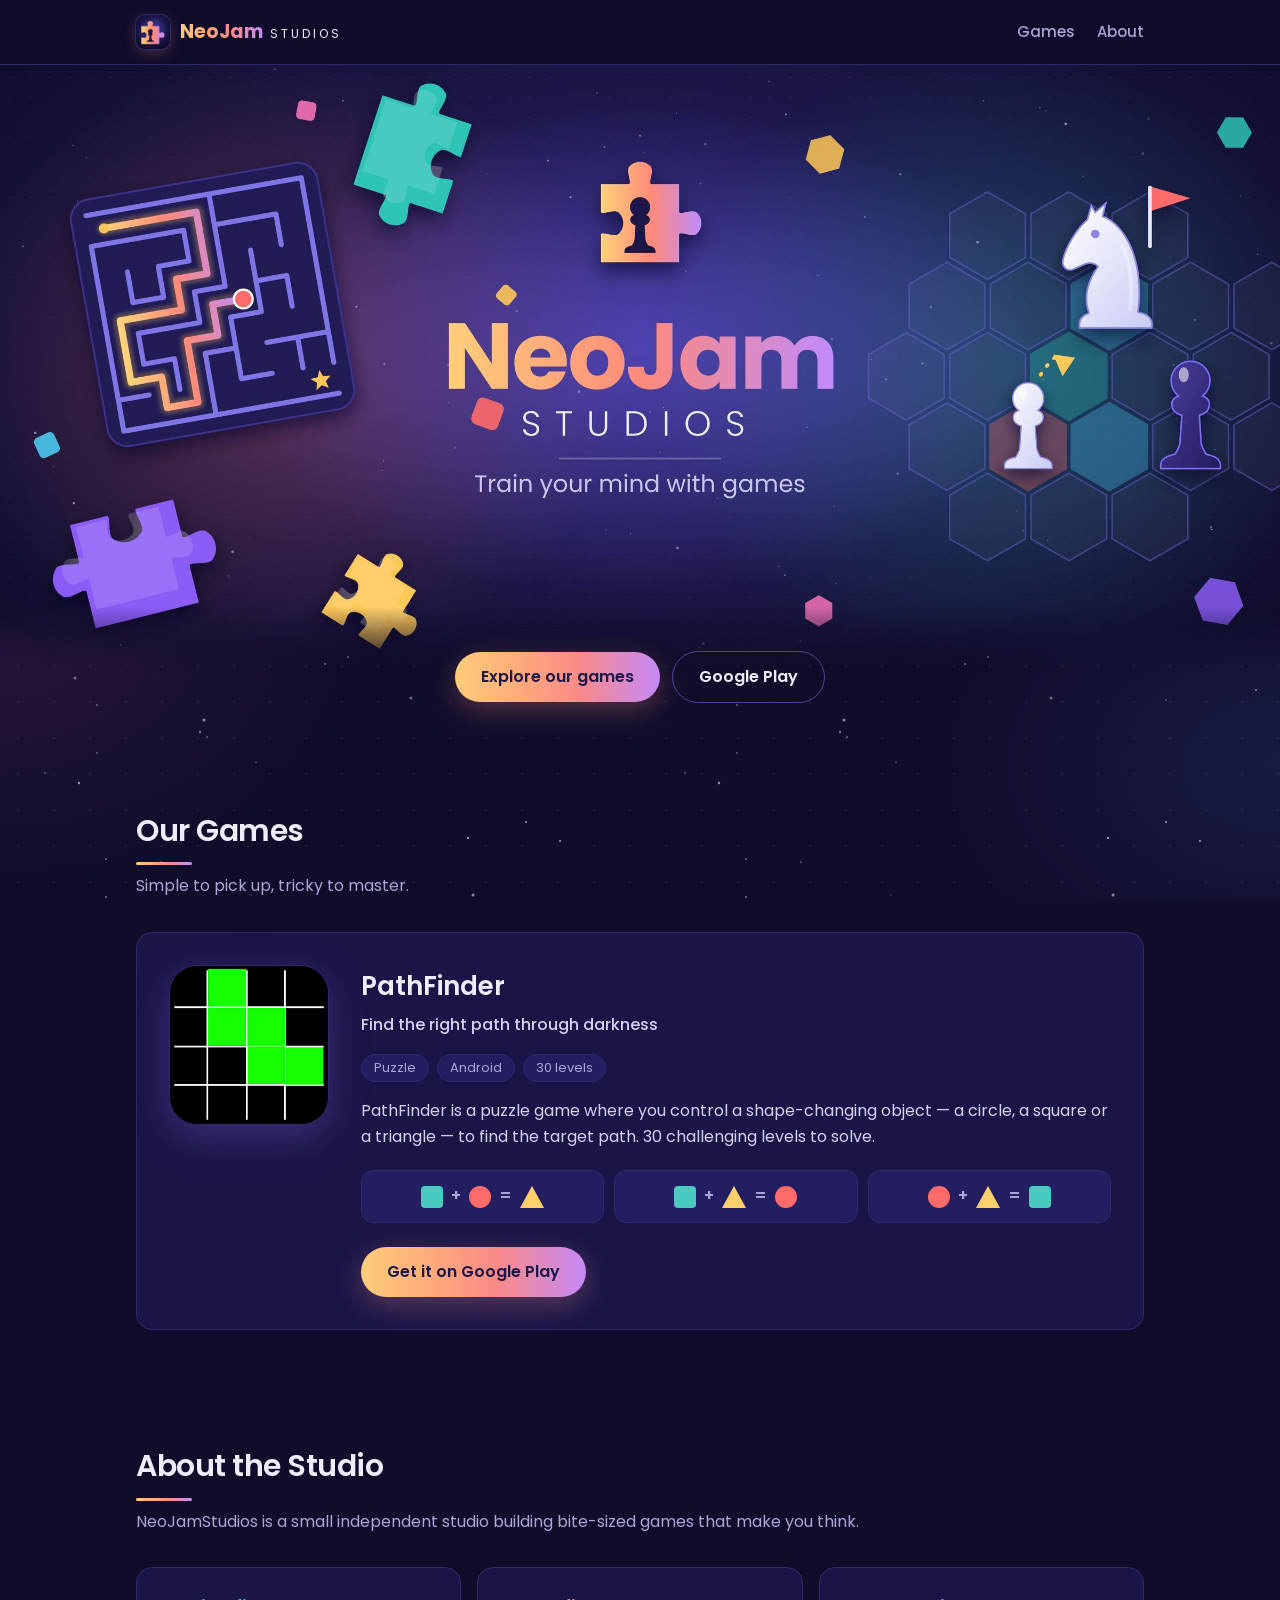
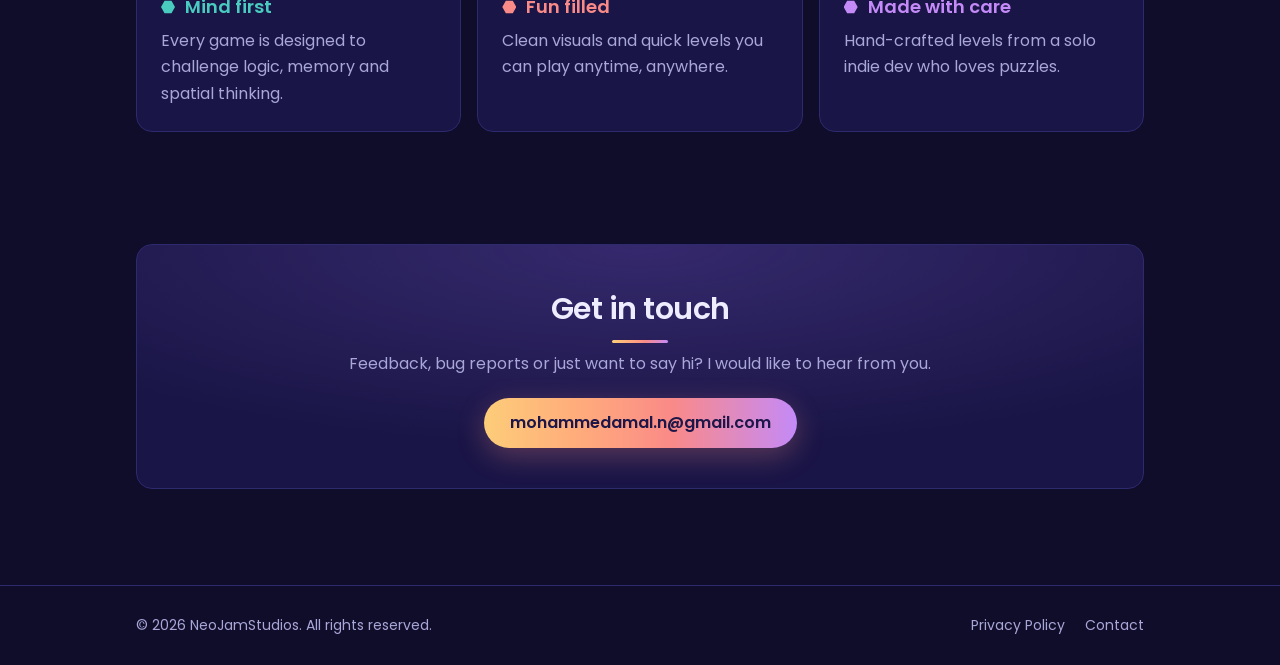
<file: index.html>
<!DOCTYPE html>
<html lang="en">
<head>
    <meta charset="UTF-8">
    <meta name="viewport" content="width=device-width, initial-scale=1.0">
    <title>NeoJamStudios</title>
    <meta name="description" content="NeoJamStudios is an indie game studio making fun, mind-training puzzle games. Let's train your mind with fun filled games :)">
    <meta property="og:title" content="NeoJamStudios">
    <meta property="og:description" content="Let's train your mind with fun filled games :)">
    <meta property="og:image" content="https://neojamstudios.pages.dev/banner.jpg">
    <meta name="theme-color" content="#100d2a">
    <link rel="icon" type="image/png" href="favicon.png">
    <link rel="apple-touch-icon" href="logo.png">
    <link rel="preconnect" href="https://fonts.googleapis.com">
    <link rel="preconnect" href="https://fonts.gstatic.com" crossorigin>
    <link rel="stylesheet" href="https://fonts.googleapis.com/css2?family=Poppins:wght@400;500;600;700&display=swap">
    <link rel="stylesheet" href="style.css">
</head>
<body>

<nav class="nav">
    <div class="wrap">
        <a class="brand" href="index.html">
            <img class="logo" src="logo.png" alt="" width="34" height="34">
            <span class="brand-name"><b>NeoJam</b><span>Studios</span></span>
        </a>
        <div class="nav-links">
            <a href="#games">Games</a>
            <a class="hide-sm" href="#about">About</a>
        </div>
    </div>
</nav>

<header class="hero">
    <h1>
        <picture>
            <source media="(max-width: 760px)" srcset="banner-mobile.jpg" width="1080" height="1110">
            <img src="banner.jpg" alt="NeoJamStudios: Train your mind with games" width="2400" height="1128">
        </picture>
    </h1>
    <div class="wrap hero-actions">
        <a class="btn btn-primary" href="#games">Explore our games</a>
        <a class="btn btn-ghost" href="https://play.google.com/store/apps/dev?id=5590754202147492499" target="_blank" rel="noopener noreferrer">Google Play</a>
    </div>
</header>

<main>
    <section id="games">
        <div class="wrap">
            <h2 class="section-title">Our Games</h2>
            <p class="section-sub">Simple to pick up, tricky to master.</p>

            <article class="game">
                <img src="pathfinder-icon.png" alt="PathFinder game icon" width="160" height="160">
                <div>
                    <h3>PathFinder</h3>
                    <p class="tagline">Find the right path through darkness</p>
                    <div class="tags">
                        <span class="tag">Puzzle</span>
                        <span class="tag">Android</span>
                        <span class="tag">30 levels</span>
                    </div>
                    <p>
                        PathFinder is a puzzle game where you control a shape-changing object
                        &mdash; a circle, a square or a triangle &mdash; to find the target path.
                        30 challenging levels to solve.
                    </p>

                    <div class="combos" aria-label="Shape combination tips">
                        <div class="combo"><span class="shape sq"></span>+<span class="shape ci"></span>=<span class="shape tr"></span></div>
                        <div class="combo"><span class="shape sq"></span>+<span class="shape tr"></span>=<span class="shape ci"></span></div>
                        <div class="combo"><span class="shape ci"></span>+<span class="shape tr"></span>=<span class="shape sq"></span></div>
                    </div>

                    <a class="btn btn-primary" href="https://play.google.com/store/apps/details?id=com.MindGaze.PathFinder" target="_blank" rel="noopener noreferrer">Get it on Google Play</a>
                </div>
            </article>
        </div>
    </section>

    <section id="about">
        <div class="wrap">
            <h2 class="section-title">About the Studio</h2>
            <p class="section-sub">
                NeoJamStudios is a small independent studio building bite-sized games that
                make you think.
            </p>
            <div class="about-grid">
                <div class="pill">
                    <h4>Mind first</h4>
                    <p>Every game is designed to challenge logic, memory and spatial thinking.</p>
                </div>
                <div class="pill">
                    <h4>Fun filled</h4>
                    <p>Clean visuals and quick levels you can play anytime, anywhere.</p>
                </div>
                <div class="pill">
                    <h4>Made with care</h4>
                    <p>Hand-crafted levels from a solo indie dev who loves puzzles.</p>
                </div>
            </div>
        </div>
    </section>

    <section id="contact">
        <div class="wrap">
            <div class="contact">
                <h2 class="section-title">Get in touch</h2>
                <p>Feedback, bug reports or just want to say hi? I would like to hear from you.</p>
                <a class="btn btn-primary" href="mailto:mohammedamal.n@gmail.com">mohammedamal.n@gmail.com</a>
            </div>
        </div>
    </section>
</main>

<footer>
    <div class="wrap">
        <span>&copy; 2026 NeoJamStudios. All rights reserved.</span>
        <span>
            <a href="privacy-policy.html">Privacy Policy</a>
            <a href="mailto:mohammedamal.n@gmail.com">Contact</a>
        </span>
    </div>
</footer>

</body>
</html>
</file>
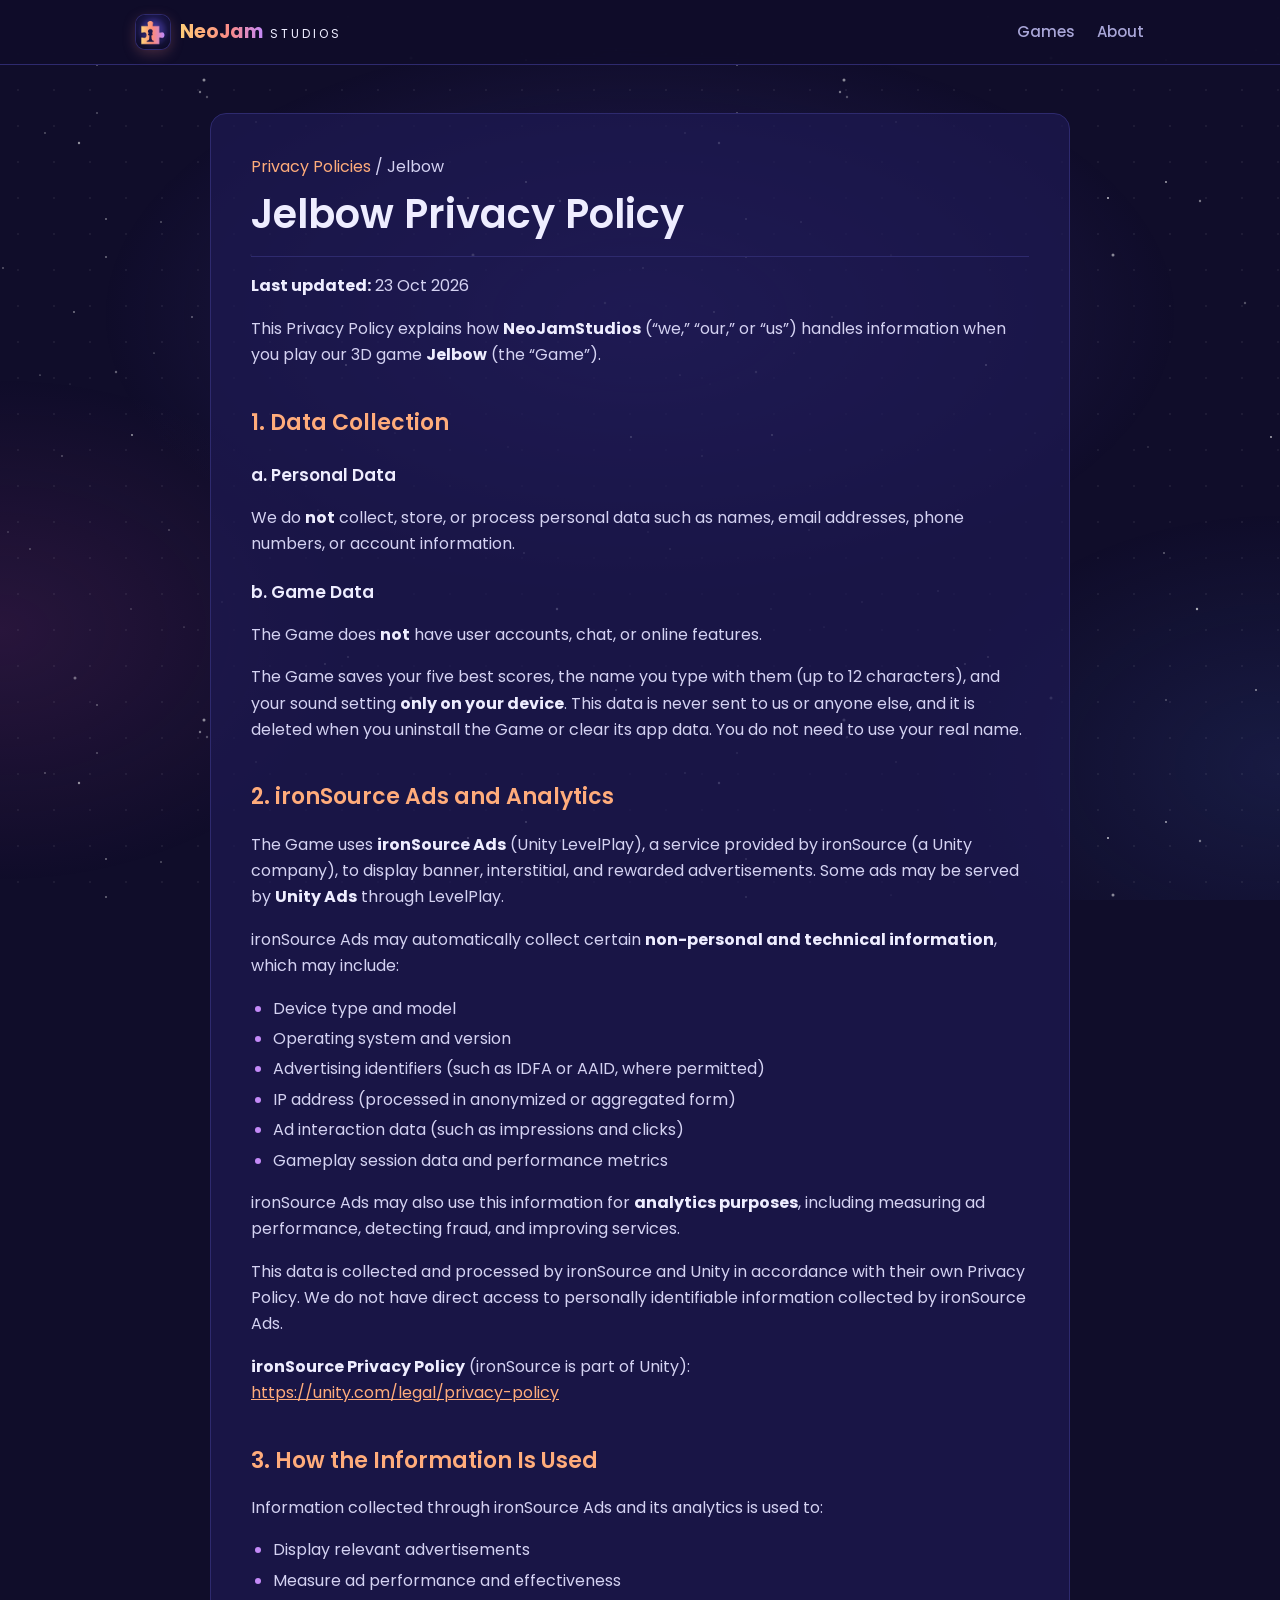
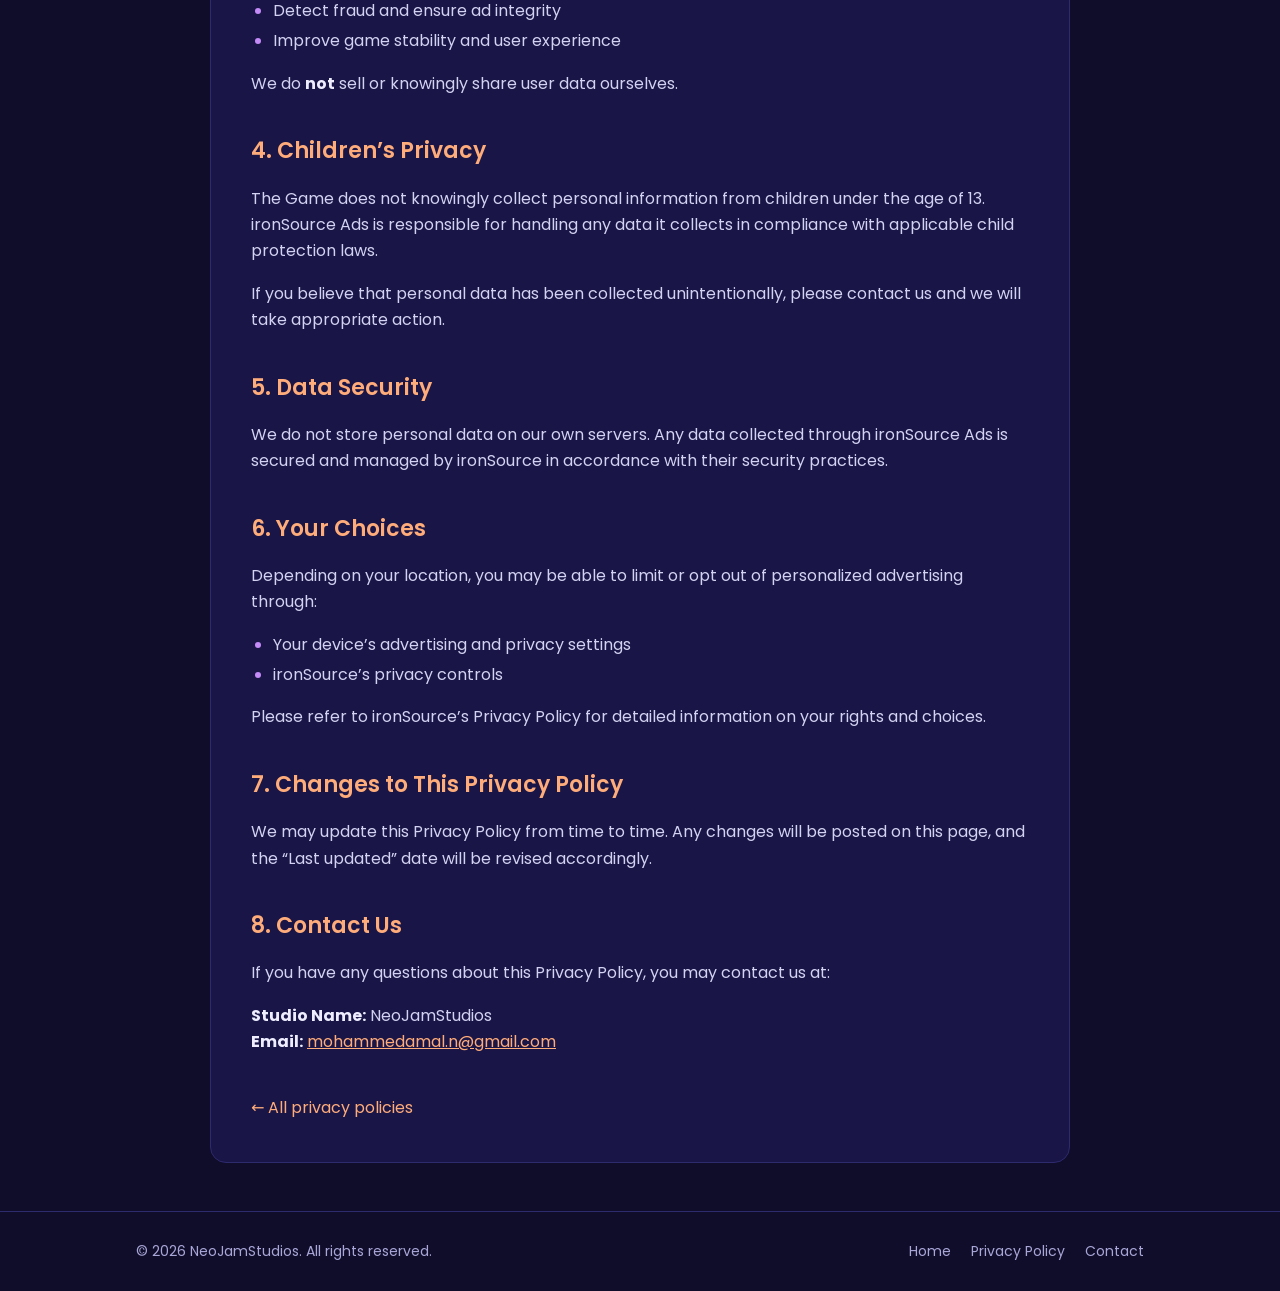
<file: jelbow-privacy-policy.html>
<!DOCTYPE html>
<html lang="en">
<head>
    <meta charset="UTF-8">
    <meta name="viewport" content="width=device-width, initial-scale=1.0">
    <title>Jelbow Privacy Policy – NeoJamStudios</title>
    <meta name="description" content="Privacy Policy for Jelbow by NeoJamStudios.">
    <meta name="theme-color" content="#100d2a">
    <link rel="icon" type="image/png" href="favicon.png">
    <link rel="apple-touch-icon" href="logo.png">
    <link rel="preconnect" href="https://fonts.googleapis.com">
    <link rel="preconnect" href="https://fonts.gstatic.com" crossorigin>
    <link rel="stylesheet" href="https://fonts.googleapis.com/css2?family=Poppins:wght@400;500;600;700&display=swap">
    <link rel="stylesheet" href="style.css">
</head>
<body>

<nav class="nav">
    <div class="wrap">
        <a class="brand" href="index.html">
            <img class="logo" src="logo.png" alt="" width="34" height="34">
            <span class="brand-name"><b>NeoJam</b><span>Studios</span></span>
        </a>
        <div class="nav-links">
            <a href="index.html#games">Games</a>
            <a class="hide-sm" href="index.html#about">About</a>
        </div>
    </div>
</nav>

<main class="wrap">
    <article class="policy">
        <p class="crumb"><a href="privacy-policy.html">Privacy Policies</a> / Jelbow</p>
        <h1>Jelbow Privacy Policy</h1>
        <p class="updated"><strong>Last updated:</strong> 23 Oct 2026</p>

        <p>
            This Privacy Policy explains how <strong>NeoJamStudios</strong> (“we,” “our,” or “us”) handles
            information when you play our 3D game <strong>Jelbow</strong> (the “Game”).
        </p>

        <h2>1. Data Collection</h2>

        <h3>a. Personal Data</h3>
        <p>
            We do <strong>not</strong> collect, store, or process personal data such as names, email
            addresses, phone numbers, or account information.
        </p>

        <h3>b. Game Data</h3>
        <p>
            The Game does <strong>not</strong> have user accounts, chat, or online features.
        </p>

        <p>
            The Game saves your five best scores, the name you type with them (up to 12 characters), and
            your sound setting <strong>only on your device</strong>. This data is never sent to us or
            anyone else, and it is deleted when you uninstall the Game or clear its app data. You do not
            need to use your real name.
        </p>

        <h2>2. ironSource Ads and Analytics</h2>
        <p>
            The Game uses <strong>ironSource Ads</strong> (Unity LevelPlay), a service provided by ironSource
            (a Unity company), to display banner, interstitial, and rewarded advertisements. Some ads may be
            served by <strong>Unity Ads</strong> through LevelPlay.
        </p>

        <p>
            ironSource Ads may automatically collect certain <strong>non-personal and technical information</strong>,
            which may include:
        </p>

        <ul>
            <li>Device type and model</li>
            <li>Operating system and version</li>
            <li>Advertising identifiers (such as IDFA or AAID, where permitted)</li>
            <li>IP address (processed in anonymized or aggregated form)</li>
            <li>Ad interaction data (such as impressions and clicks)</li>
            <li>Gameplay session data and performance metrics</li>
        </ul>

        <p>
            ironSource Ads may also use this information for <strong>analytics purposes</strong>, including
            measuring ad performance, detecting fraud, and improving services.
        </p>

        <p>
            This data is collected and processed by ironSource and Unity in accordance with their own
            Privacy Policy. We do not have direct access to personally identifiable information collected
            by ironSource Ads.
        </p>

        <p>
            <strong>ironSource Privacy Policy</strong> (ironSource is part of Unity):<br>
            <a href="https://unity.com/legal/privacy-policy" target="_blank" rel="noopener noreferrer">
                https://unity.com/legal/privacy-policy
            </a>
        </p>

        <h2>3. How the Information Is Used</h2>
        <p>
            Information collected through ironSource Ads and its analytics is used to:
        </p>
        <ul>
            <li>Display relevant advertisements</li>
            <li>Measure ad performance and effectiveness</li>
            <li>Detect fraud and ensure ad integrity</li>
            <li>Improve game stability and user experience</li>
        </ul>

        <p>
            We do <strong>not</strong> sell or knowingly share user data ourselves.
        </p>

        <h2>4. Children’s Privacy</h2>
        <p>
            The Game does not knowingly collect personal information from children under the age of 13.
            ironSource Ads is responsible for handling any data it collects in compliance with applicable
            child protection laws.
        </p>

        <p>
            If you believe that personal data has been collected unintentionally, please contact us and
            we will take appropriate action.
        </p>

        <h2>5. Data Security</h2>
        <p>
            We do not store personal data on our own servers. Any data collected through ironSource Ads is
            secured and managed by ironSource in accordance with their security practices.
        </p>

        <h2>6. Your Choices</h2>
        <p>
            Depending on your location, you may be able to limit or opt out of personalized advertising
            through:
        </p>
        <ul>
            <li>Your device’s advertising and privacy settings</li>
            <li>ironSource’s privacy controls</li>
        </ul>

        <p>
            Please refer to ironSource’s Privacy Policy for detailed information on your rights and choices.
        </p>

        <h2>7. Changes to This Privacy Policy</h2>
        <p>
            We may update this Privacy Policy from time to time. Any changes will be posted on this page,
            and the “Last updated” date will be revised accordingly.
        </p>

        <h2>8. Contact Us</h2>
        <p>
            If you have any questions about this Privacy Policy, you may contact us at:
        </p>

        <p>
            <strong>Studio Name:</strong> NeoJamStudios<br>
            <strong>Email:</strong> <a href="mailto:mohammedamal.n@gmail.com">mohammedamal.n@gmail.com</a>
        </p>

        <a class="back" href="privacy-policy.html">&larr; All privacy policies</a>
    </article>
</main>

<footer>
    <div class="wrap">
        <span>&copy; 2026 NeoJamStudios. All rights reserved.</span>
        <span>
            <a href="index.html">Home</a>
            <a href="privacy-policy.html">Privacy Policy</a>
            <a href="mailto:mohammedamal.n@gmail.com">Contact</a>
        </span>
    </div>
</footer>

</body>
</html>
</file>
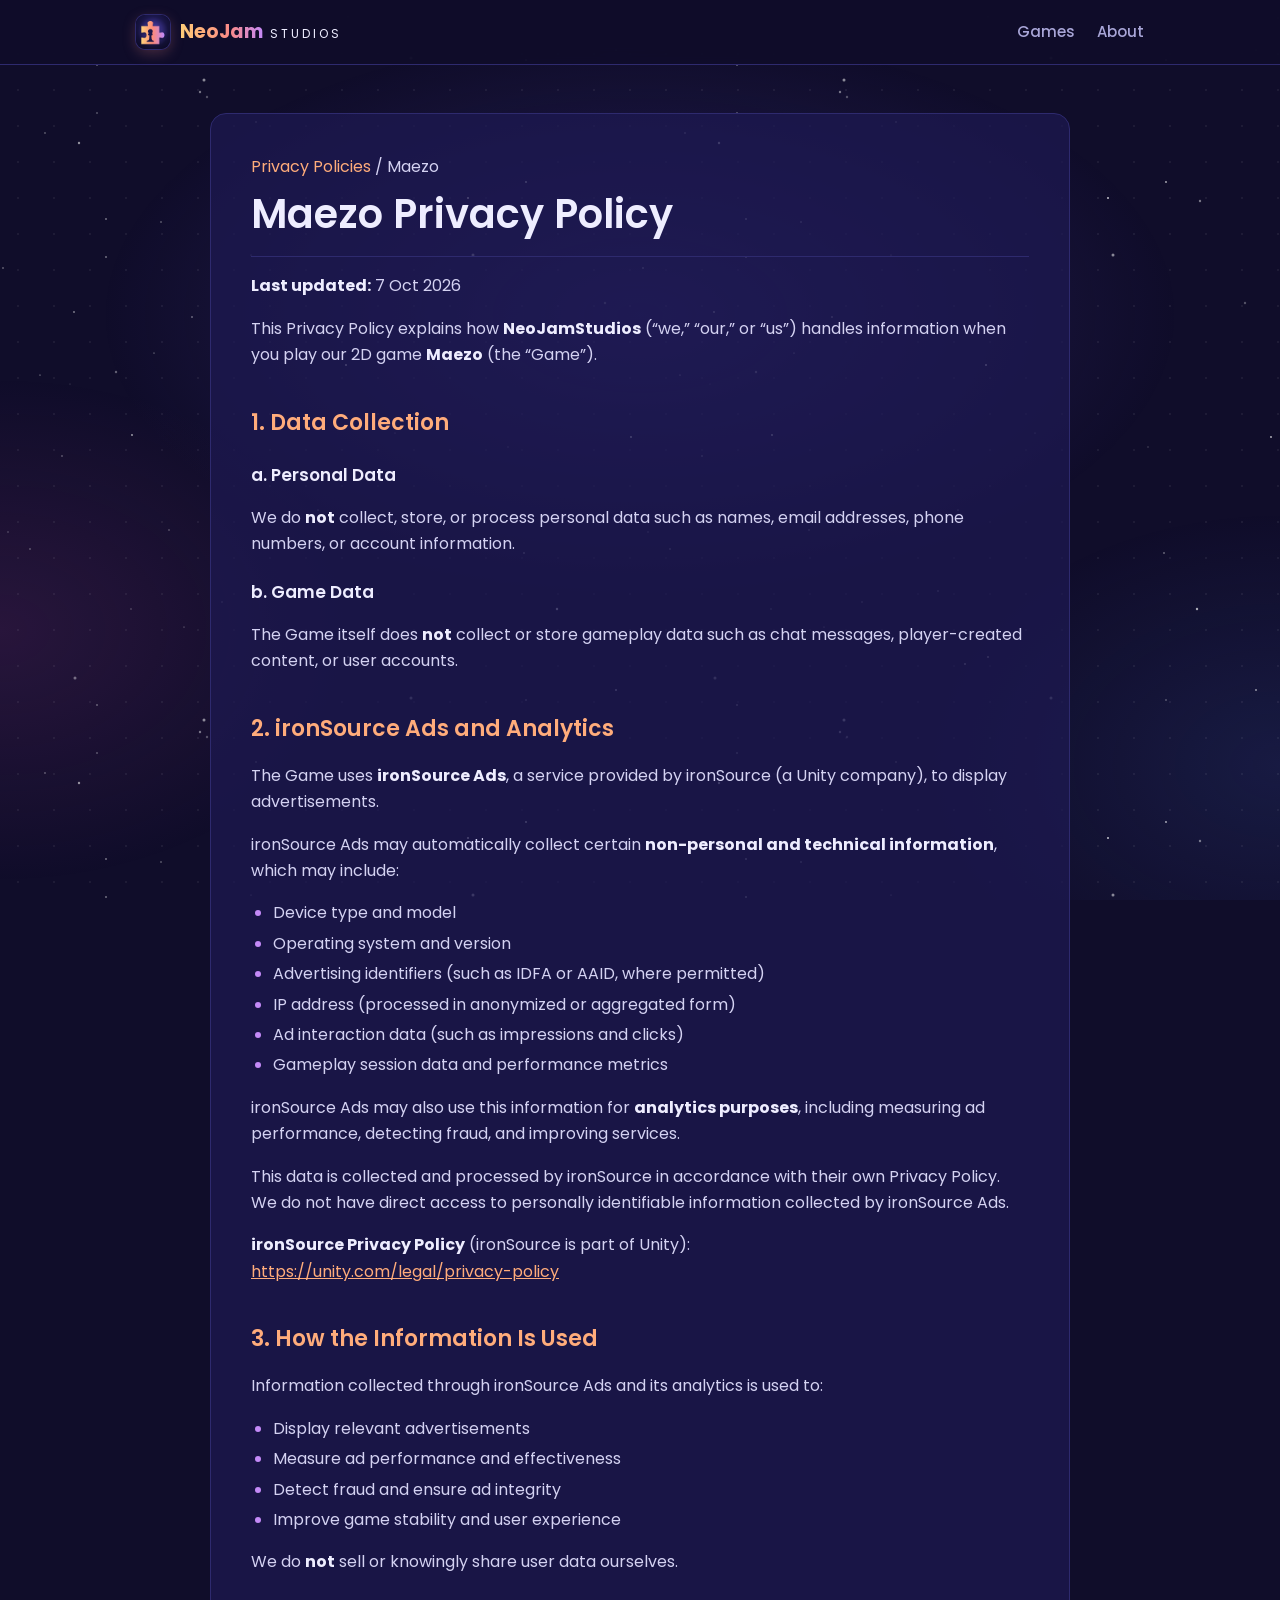
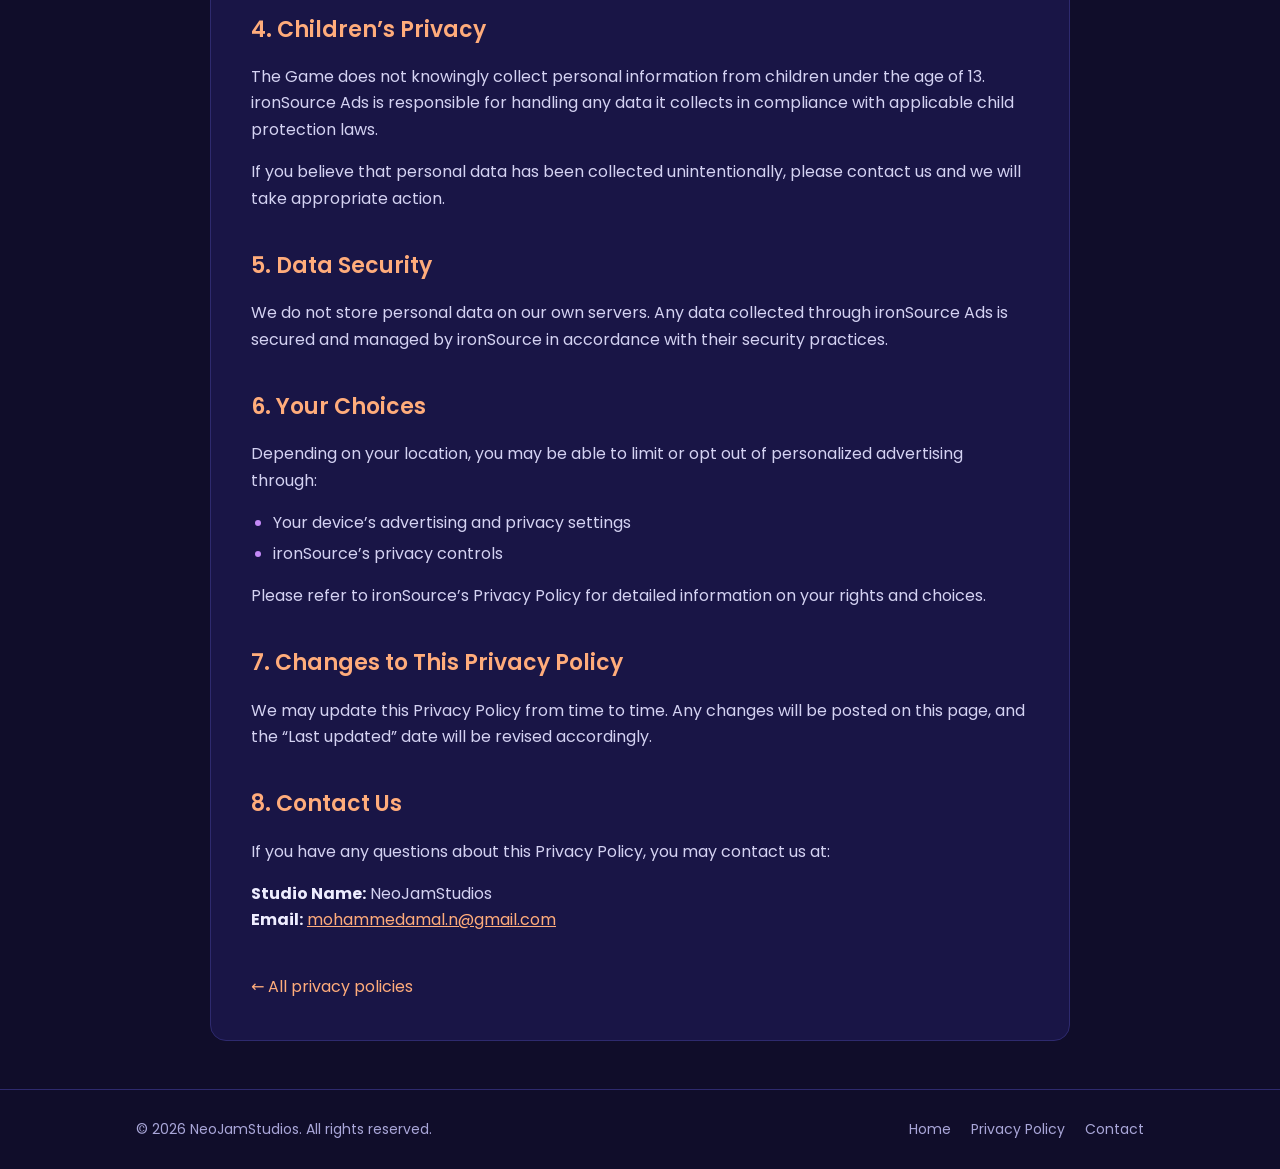
<file: maezo-privacy-policy.html>
<!DOCTYPE html>
<html lang="en">
<head>
    <meta charset="UTF-8">
    <meta name="viewport" content="width=device-width, initial-scale=1.0">
    <title>Maezo Privacy Policy – NeoJamStudios</title>
    <meta name="description" content="Privacy Policy for Maezo by NeoJamStudios.">
    <meta name="theme-color" content="#100d2a">
    <link rel="icon" type="image/png" href="favicon.png">
    <link rel="apple-touch-icon" href="logo.png">
    <link rel="preconnect" href="https://fonts.googleapis.com">
    <link rel="preconnect" href="https://fonts.gstatic.com" crossorigin>
    <link rel="stylesheet" href="https://fonts.googleapis.com/css2?family=Poppins:wght@400;500;600;700&display=swap">
    <link rel="stylesheet" href="style.css">
</head>
<body>

<nav class="nav">
    <div class="wrap">
        <a class="brand" href="index.html">
            <img class="logo" src="logo.png" alt="" width="34" height="34">
            <span class="brand-name"><b>NeoJam</b><span>Studios</span></span>
        </a>
        <div class="nav-links">
            <a href="index.html#games">Games</a>
            <a class="hide-sm" href="index.html#about">About</a>
        </div>
    </div>
</nav>

<main class="wrap">
    <article class="policy">
        <p class="crumb"><a href="privacy-policy.html">Privacy Policies</a> / Maezo</p>
        <h1>Maezo Privacy Policy</h1>
        <p class="updated"><strong>Last updated:</strong> 7 Oct 2026</p>

        <p>
            This Privacy Policy explains how <strong>NeoJamStudios</strong> (“we,” “our,” or “us”) handles
            information when you play our 2D game <strong>Maezo</strong> (the “Game”).
        </p>

        <h2>1. Data Collection</h2>

        <h3>a. Personal Data</h3>
        <p>
            We do <strong>not</strong> collect, store, or process personal data such as names, email
            addresses, phone numbers, or account information.
        </p>

        <h3>b. Game Data</h3>
        <p>
            The Game itself does <strong>not</strong> collect or store gameplay data such as chat messages,
            player-created content, or user accounts.
        </p>

        <h2>2. ironSource Ads and Analytics</h2>
        <p>
            The Game uses <strong>ironSource Ads</strong>, a service provided by ironSource (a Unity company), to display
            advertisements.
        </p>

        <p>
            ironSource Ads may automatically collect certain <strong>non-personal and technical information</strong>,
            which may include:
        </p>

        <ul>
            <li>Device type and model</li>
            <li>Operating system and version</li>
            <li>Advertising identifiers (such as IDFA or AAID, where permitted)</li>
            <li>IP address (processed in anonymized or aggregated form)</li>
            <li>Ad interaction data (such as impressions and clicks)</li>
            <li>Gameplay session data and performance metrics</li>
        </ul>

        <p>
            ironSource Ads may also use this information for <strong>analytics purposes</strong>, including
            measuring ad performance, detecting fraud, and improving services.
        </p>

        <p>
            This data is collected and processed by ironSource in accordance with their own
            Privacy Policy. We do not have direct access to personally identifiable information collected
            by ironSource Ads.
        </p>

        <p>
            <strong>ironSource Privacy Policy</strong> (ironSource is part of Unity):<br>
            <a href="https://unity.com/legal/privacy-policy" target="_blank" rel="noopener noreferrer">
                https://unity.com/legal/privacy-policy
            </a>
        </p>

        <h2>3. How the Information Is Used</h2>
        <p>
            Information collected through ironSource Ads and its analytics is used to:
        </p>
        <ul>
            <li>Display relevant advertisements</li>
            <li>Measure ad performance and effectiveness</li>
            <li>Detect fraud and ensure ad integrity</li>
            <li>Improve game stability and user experience</li>
        </ul>

        <p>
            We do <strong>not</strong> sell or knowingly share user data ourselves.
        </p>

        <h2>4. Children’s Privacy</h2>
        <p>
            The Game does not knowingly collect personal information from children under the age of 13.
            ironSource Ads is responsible for handling any data it collects in compliance with applicable
            child protection laws.
        </p>

        <p>
            If you believe that personal data has been collected unintentionally, please contact us and
            we will take appropriate action.
        </p>

        <h2>5. Data Security</h2>
        <p>
            We do not store personal data on our own servers. Any data collected through ironSource Ads is
            secured and managed by ironSource in accordance with their security practices.
        </p>

        <h2>6. Your Choices</h2>
        <p>
            Depending on your location, you may be able to limit or opt out of personalized advertising
            through:
        </p>
        <ul>
            <li>Your device’s advertising and privacy settings</li>
            <li>ironSource’s privacy controls</li>
        </ul>

        <p>
            Please refer to ironSource’s Privacy Policy for detailed information on your rights and choices.
        </p>

        <h2>7. Changes to This Privacy Policy</h2>
        <p>
            We may update this Privacy Policy from time to time. Any changes will be posted on this page,
            and the “Last updated” date will be revised accordingly.
        </p>

        <h2>8. Contact Us</h2>
        <p>
            If you have any questions about this Privacy Policy, you may contact us at:
        </p>

        <p>
            <strong>Studio Name:</strong> NeoJamStudios<br>
            <strong>Email:</strong> <a href="mailto:mohammedamal.n@gmail.com">mohammedamal.n@gmail.com</a>
        </p>

        <a class="back" href="privacy-policy.html">&larr; All privacy policies</a>
    </article>
</main>

<footer>
    <div class="wrap">
        <span>&copy; 2026 NeoJamStudios. All rights reserved.</span>
        <span>
            <a href="index.html">Home</a>
            <a href="privacy-policy.html">Privacy Policy</a>
            <a href="mailto:mohammedamal.n@gmail.com">Contact</a>
        </span>
    </div>
</footer>

</body>
</html>
</file>
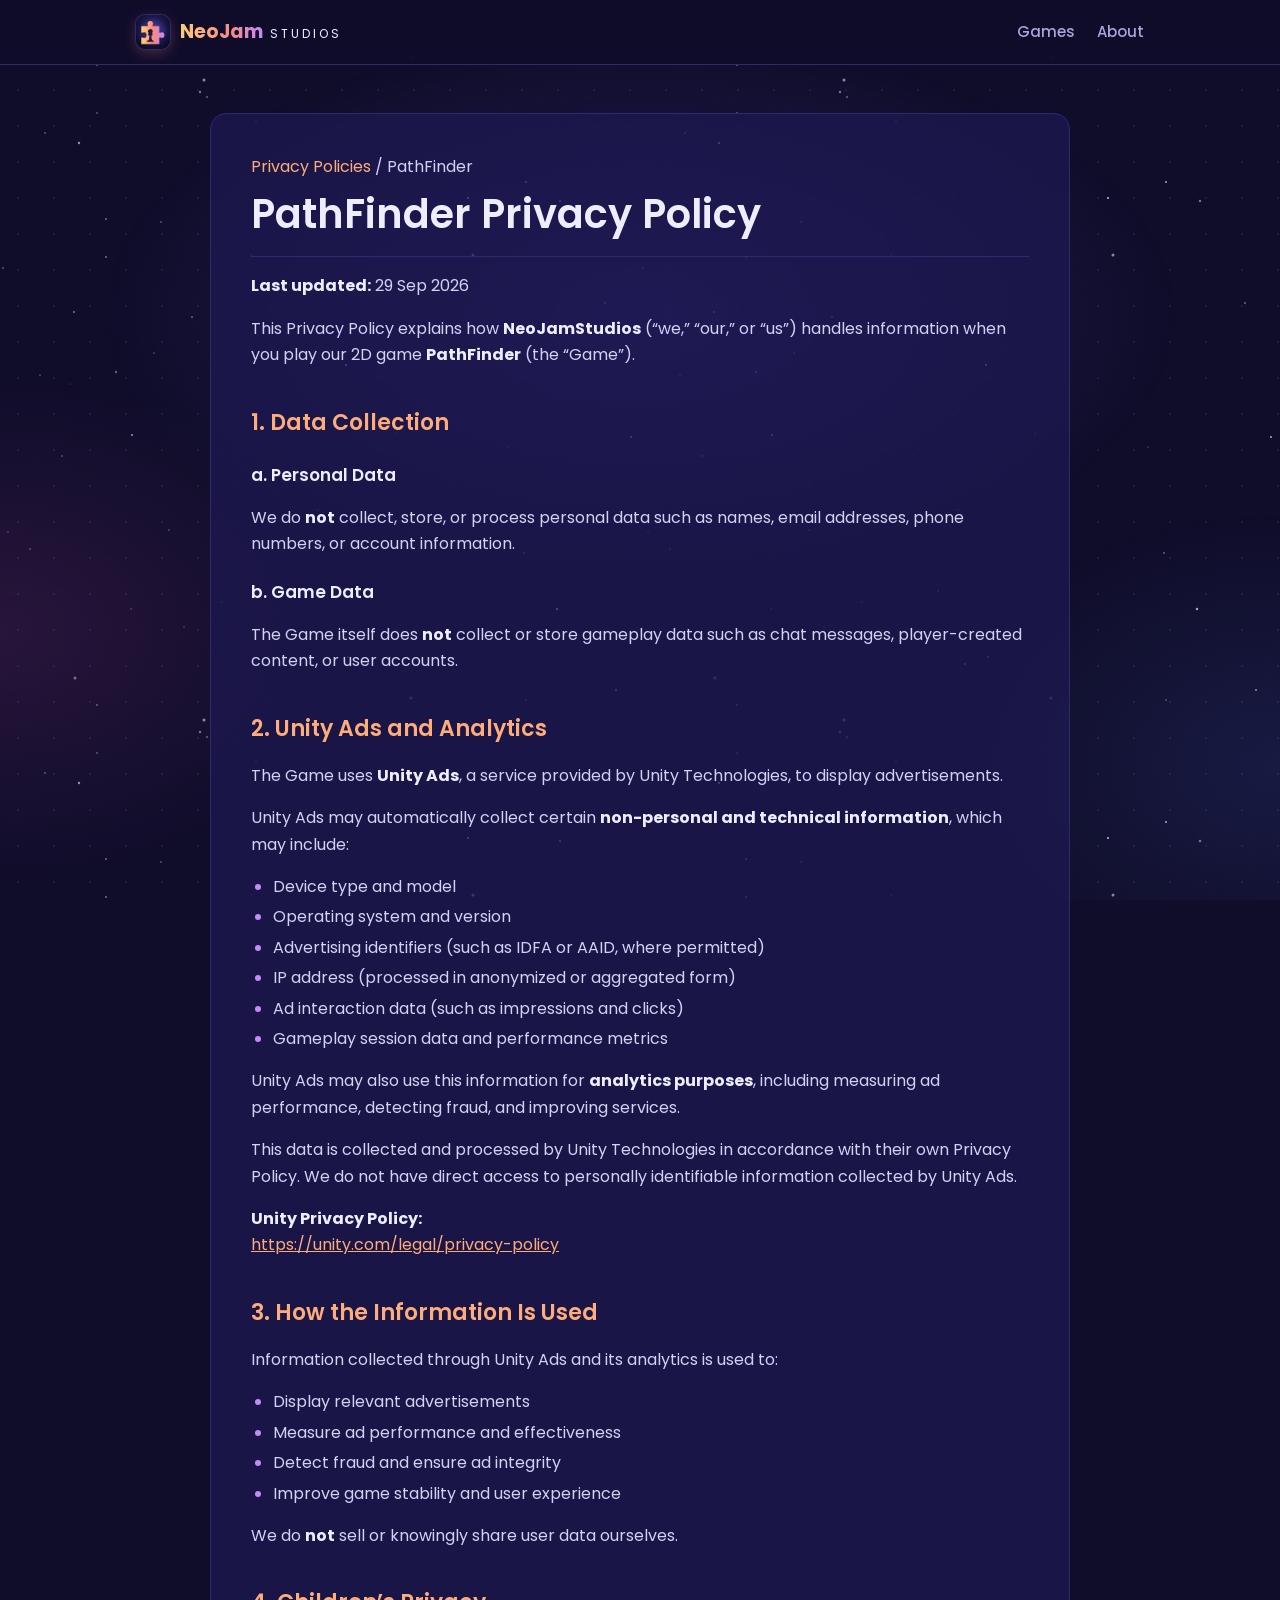
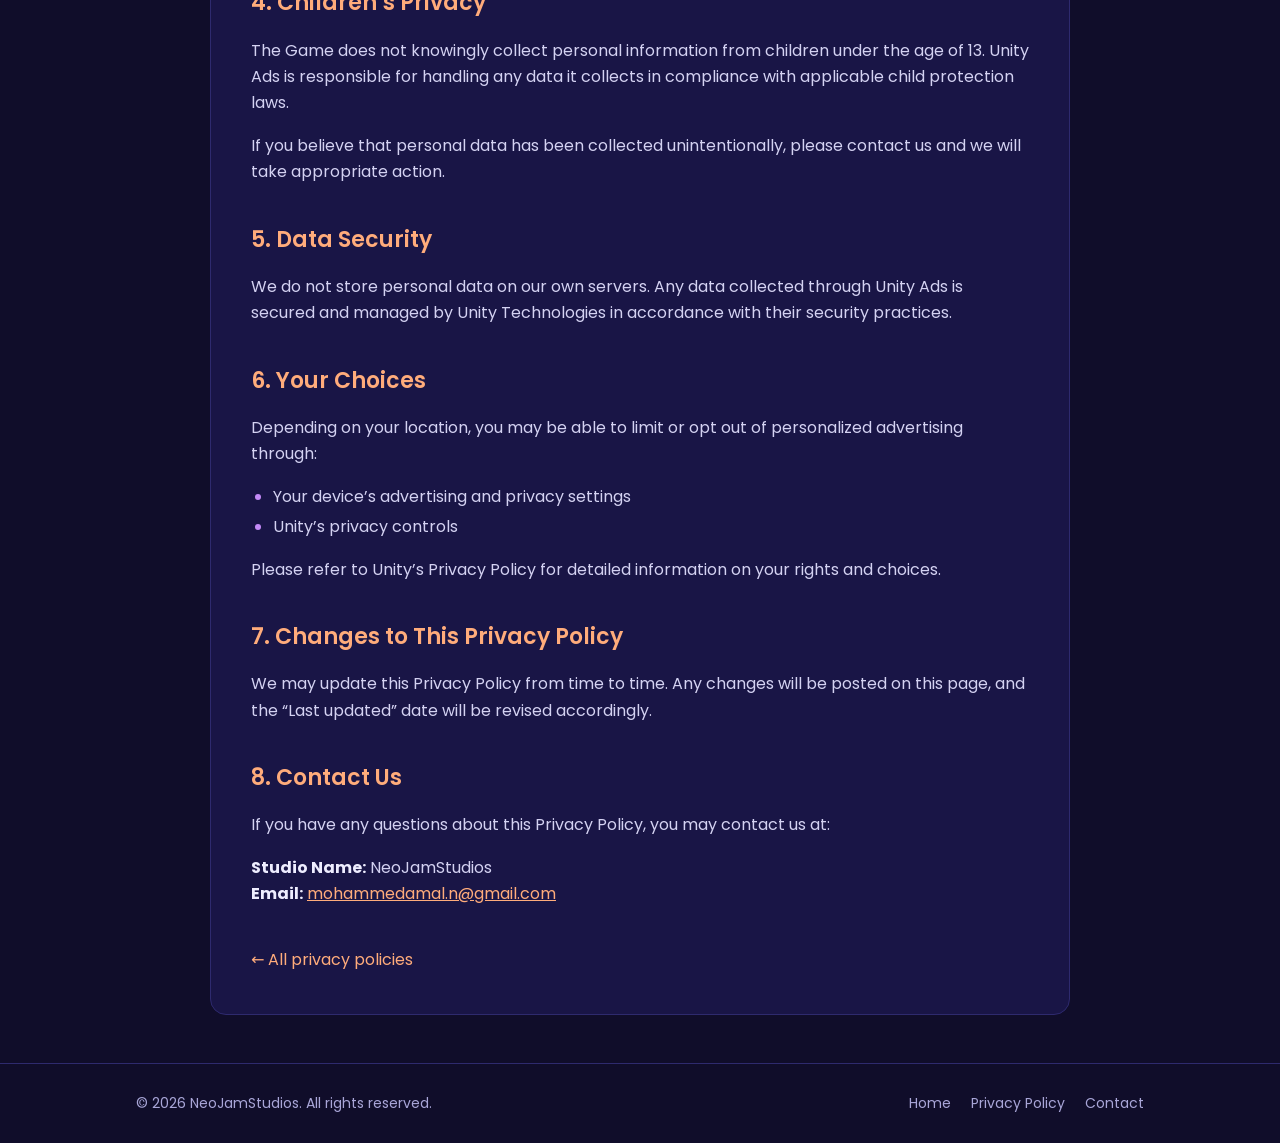
<file: pathfinder-privacy-policy.html>
<!DOCTYPE html>
<html lang="en">
<head>
    <meta charset="UTF-8">
    <meta name="viewport" content="width=device-width, initial-scale=1.0">
    <title>PathFinder Privacy Policy – NeoJamStudios</title>
    <meta name="description" content="Privacy Policy for PathFinder by NeoJamStudios.">
    <meta name="theme-color" content="#100d2a">
    <link rel="icon" type="image/png" href="favicon.png">
    <link rel="apple-touch-icon" href="logo.png">
    <link rel="preconnect" href="https://fonts.googleapis.com">
    <link rel="preconnect" href="https://fonts.gstatic.com" crossorigin>
    <link rel="stylesheet" href="https://fonts.googleapis.com/css2?family=Poppins:wght@400;500;600;700&display=swap">
    <link rel="stylesheet" href="style.css">
</head>
<body>

<nav class="nav">
    <div class="wrap">
        <a class="brand" href="index.html">
            <img class="logo" src="logo.png" alt="" width="34" height="34">
            <span class="brand-name"><b>NeoJam</b><span>Studios</span></span>
        </a>
        <div class="nav-links">
            <a href="index.html#games">Games</a>
            <a class="hide-sm" href="index.html#about">About</a>
        </div>
    </div>
</nav>

<main class="wrap">
    <article class="policy">
        <p class="crumb"><a href="privacy-policy.html">Privacy Policies</a> / PathFinder</p>
        <h1>PathFinder Privacy Policy</h1>
        <p class="updated"><strong>Last updated:</strong> 29 Sep 2026</p>

        <p>
            This Privacy Policy explains how <strong>NeoJamStudios</strong> (“we,” “our,” or “us”) handles
            information when you play our 2D game <strong>PathFinder</strong> (the “Game”).
        </p>

        <h2>1. Data Collection</h2>

        <h3>a. Personal Data</h3>
        <p>
            We do <strong>not</strong> collect, store, or process personal data such as names, email
            addresses, phone numbers, or account information.
        </p>

        <h3>b. Game Data</h3>
        <p>
            The Game itself does <strong>not</strong> collect or store gameplay data such as chat messages,
            player-created content, or user accounts.
        </p>

        <h2>2. Unity Ads and Analytics</h2>
        <p>
            The Game uses <strong>Unity Ads</strong>, a service provided by Unity Technologies, to display
            advertisements.
        </p>

        <p>
            Unity Ads may automatically collect certain <strong>non-personal and technical information</strong>,
            which may include:
        </p>

        <ul>
            <li>Device type and model</li>
            <li>Operating system and version</li>
            <li>Advertising identifiers (such as IDFA or AAID, where permitted)</li>
            <li>IP address (processed in anonymized or aggregated form)</li>
            <li>Ad interaction data (such as impressions and clicks)</li>
            <li>Gameplay session data and performance metrics</li>
        </ul>

        <p>
            Unity Ads may also use this information for <strong>analytics purposes</strong>, including
            measuring ad performance, detecting fraud, and improving services.
        </p>

        <p>
            This data is collected and processed by Unity Technologies in accordance with their own
            Privacy Policy. We do not have direct access to personally identifiable information collected
            by Unity Ads.
        </p>

        <p>
            <strong>Unity Privacy Policy:</strong><br>
            <a href="https://unity.com/legal/privacy-policy" target="_blank" rel="noopener noreferrer">
                https://unity.com/legal/privacy-policy
            </a>
        </p>

        <h2>3. How the Information Is Used</h2>
        <p>
            Information collected through Unity Ads and its analytics is used to:
        </p>
        <ul>
            <li>Display relevant advertisements</li>
            <li>Measure ad performance and effectiveness</li>
            <li>Detect fraud and ensure ad integrity</li>
            <li>Improve game stability and user experience</li>
        </ul>

        <p>
            We do <strong>not</strong> sell or knowingly share user data ourselves.
        </p>

        <h2>4. Children’s Privacy</h2>
        <p>
            The Game does not knowingly collect personal information from children under the age of 13.
            Unity Ads is responsible for handling any data it collects in compliance with applicable
            child protection laws.
        </p>

        <p>
            If you believe that personal data has been collected unintentionally, please contact us and
            we will take appropriate action.
        </p>

        <h2>5. Data Security</h2>
        <p>
            We do not store personal data on our own servers. Any data collected through Unity Ads is
            secured and managed by Unity Technologies in accordance with their security practices.
        </p>

        <h2>6. Your Choices</h2>
        <p>
            Depending on your location, you may be able to limit or opt out of personalized advertising
            through:
        </p>
        <ul>
            <li>Your device’s advertising and privacy settings</li>
            <li>Unity’s privacy controls</li>
        </ul>

        <p>
            Please refer to Unity’s Privacy Policy for detailed information on your rights and choices.
        </p>

        <h2>7. Changes to This Privacy Policy</h2>
        <p>
            We may update this Privacy Policy from time to time. Any changes will be posted on this page,
            and the “Last updated” date will be revised accordingly.
        </p>

        <h2>8. Contact Us</h2>
        <p>
            If you have any questions about this Privacy Policy, you may contact us at:
        </p>

        <p>
            <strong>Studio Name:</strong> NeoJamStudios<br>
            <strong>Email:</strong> <a href="mailto:mohammedamal.n@gmail.com">mohammedamal.n@gmail.com</a>
        </p>

        <a class="back" href="privacy-policy.html">&larr; All privacy policies</a>
    </article>
</main>

<footer>
    <div class="wrap">
        <span>&copy; 2026 NeoJamStudios. All rights reserved.</span>
        <span>
            <a href="index.html">Home</a>
            <a href="privacy-policy.html">Privacy Policy</a>
            <a href="mailto:mohammedamal.n@gmail.com">Contact</a>
        </span>
    </div>
</footer>

</body>
</html>
</file>
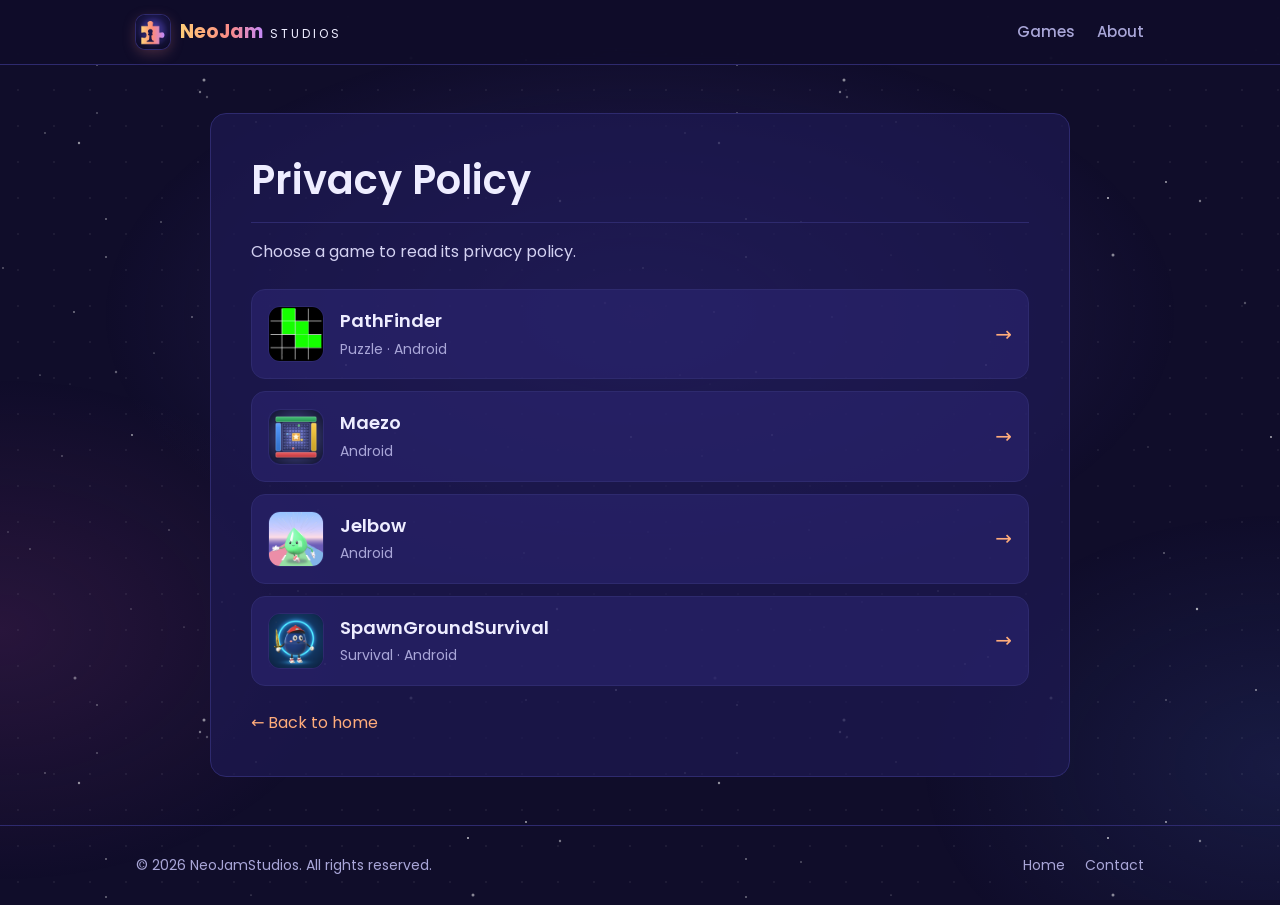
<file: privacy-policy.html>
<!DOCTYPE html>
<html lang="en">
<head>
    <meta charset="UTF-8">
    <meta name="viewport" content="width=device-width, initial-scale=1.0">
    <title>Privacy Policy – NeoJamStudios</title>
    <meta name="description" content="Privacy policies for NeoJamStudios games.">
    <meta name="theme-color" content="#100d2a">
    <link rel="icon" type="image/png" href="favicon.png">
    <link rel="apple-touch-icon" href="logo.png">
    <link rel="preconnect" href="https://fonts.googleapis.com">
    <link rel="preconnect" href="https://fonts.gstatic.com" crossorigin>
    <link rel="stylesheet" href="https://fonts.googleapis.com/css2?family=Poppins:wght@400;500;600;700&display=swap">
    <link rel="stylesheet" href="style.css">
</head>
<body>

<nav class="nav">
    <div class="wrap">
        <a class="brand" href="index.html">
            <img class="logo" src="logo.png" alt="" width="34" height="34">
            <span class="brand-name"><b>NeoJam</b><span>Studios</span></span>
        </a>
        <div class="nav-links">
            <a href="index.html#games">Games</a>
            <a class="hide-sm" href="index.html#about">About</a>
        </div>
    </div>
</nav>

<main class="wrap">
    <article class="policy">
        <h1>Privacy Policy</h1>
        <p>Choose a game to read its privacy policy.</p>

        <ul class="policy-list">
            <li>
                <a class="policy-item" href="pathfinder-privacy-policy.html">
                    <img src="pathfinder-icon.png" alt="" width="56" height="56">
                    <span>
                        <strong>PathFinder</strong>
                        <small>Puzzle &middot; Android</small>
                    </span>
                    <span class="arrow" aria-hidden="true">&rarr;</span>
                </a>
            </li>
            <li>
                <a class="policy-item" href="maezo-privacy-policy.html">
                    <img src="maezo-icon.png" alt="" width="56" height="56">
                    <span>
                        <strong>Maezo</strong>
                        <small>Android</small>
                    </span>
                    <span class="arrow" aria-hidden="true">&rarr;</span>
                </a>
            </li>
            <li>
                <a class="policy-item" href="jelbow-privacy-policy.html">
                    <img src="jelbow-icon.png" alt="" width="56" height="56">
                    <span>
                        <strong>Jelbow</strong>
                        <small>Android</small>
                    </span>
                    <span class="arrow" aria-hidden="true">&rarr;</span>
                </a>
            </li>
            <li>
                <a class="policy-item" href="spawngroundsurvival-privacy-policy.html">
                    <img src="spawngroundsurvival-icon.png" alt="" width="56" height="56">
                    <span>
                        <strong>SpawnGround<wbr>Survival</strong>
                        <small>Survival &middot; Android</small>
                    </span>
                    <span class="arrow" aria-hidden="true">&rarr;</span>
                </a>
            </li>
        </ul>

        <a class="back" href="index.html">&larr; Back to home</a>
    </article>
</main>

<footer>
    <div class="wrap">
        <span>&copy; 2026 NeoJamStudios. All rights reserved.</span>
        <span>
            <a href="index.html">Home</a>
            <a href="mailto:mohammedamal.n@gmail.com">Contact</a>
        </span>
    </div>
</footer>

</body>
</html>
</file>
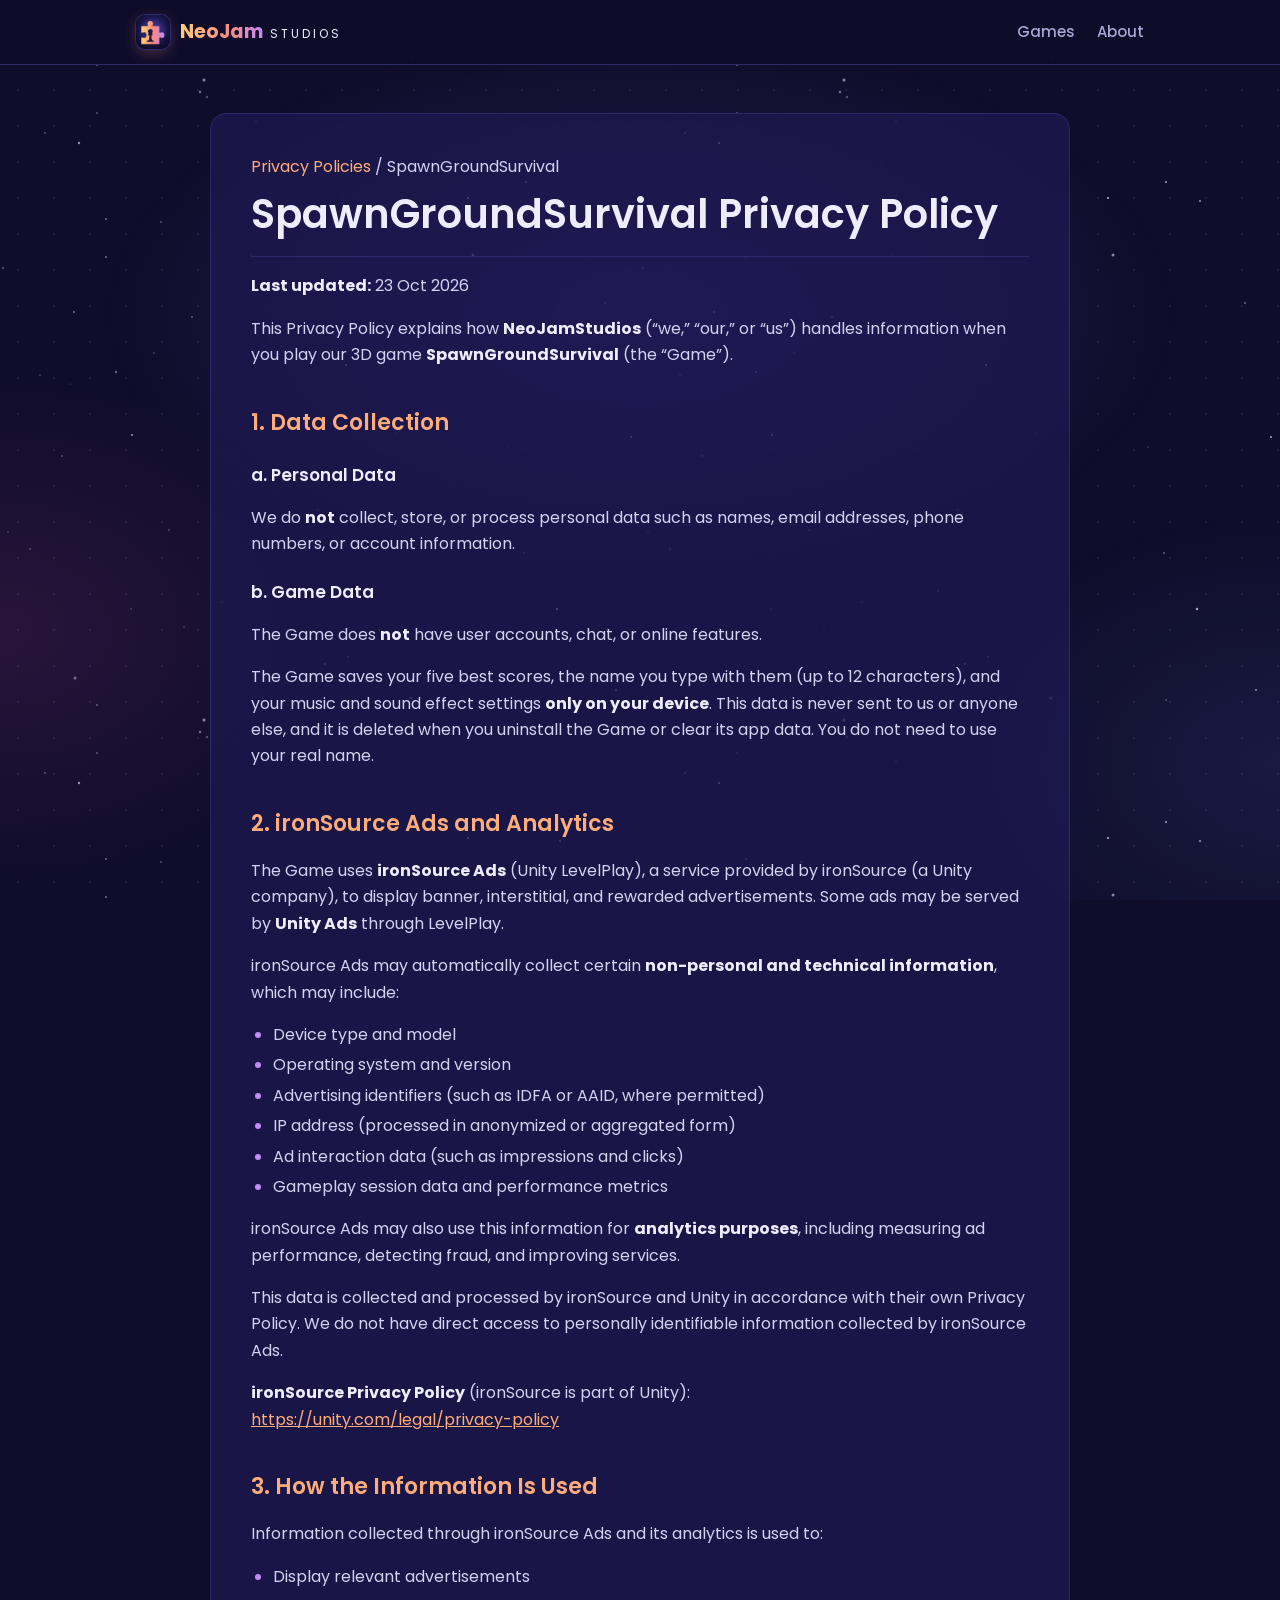
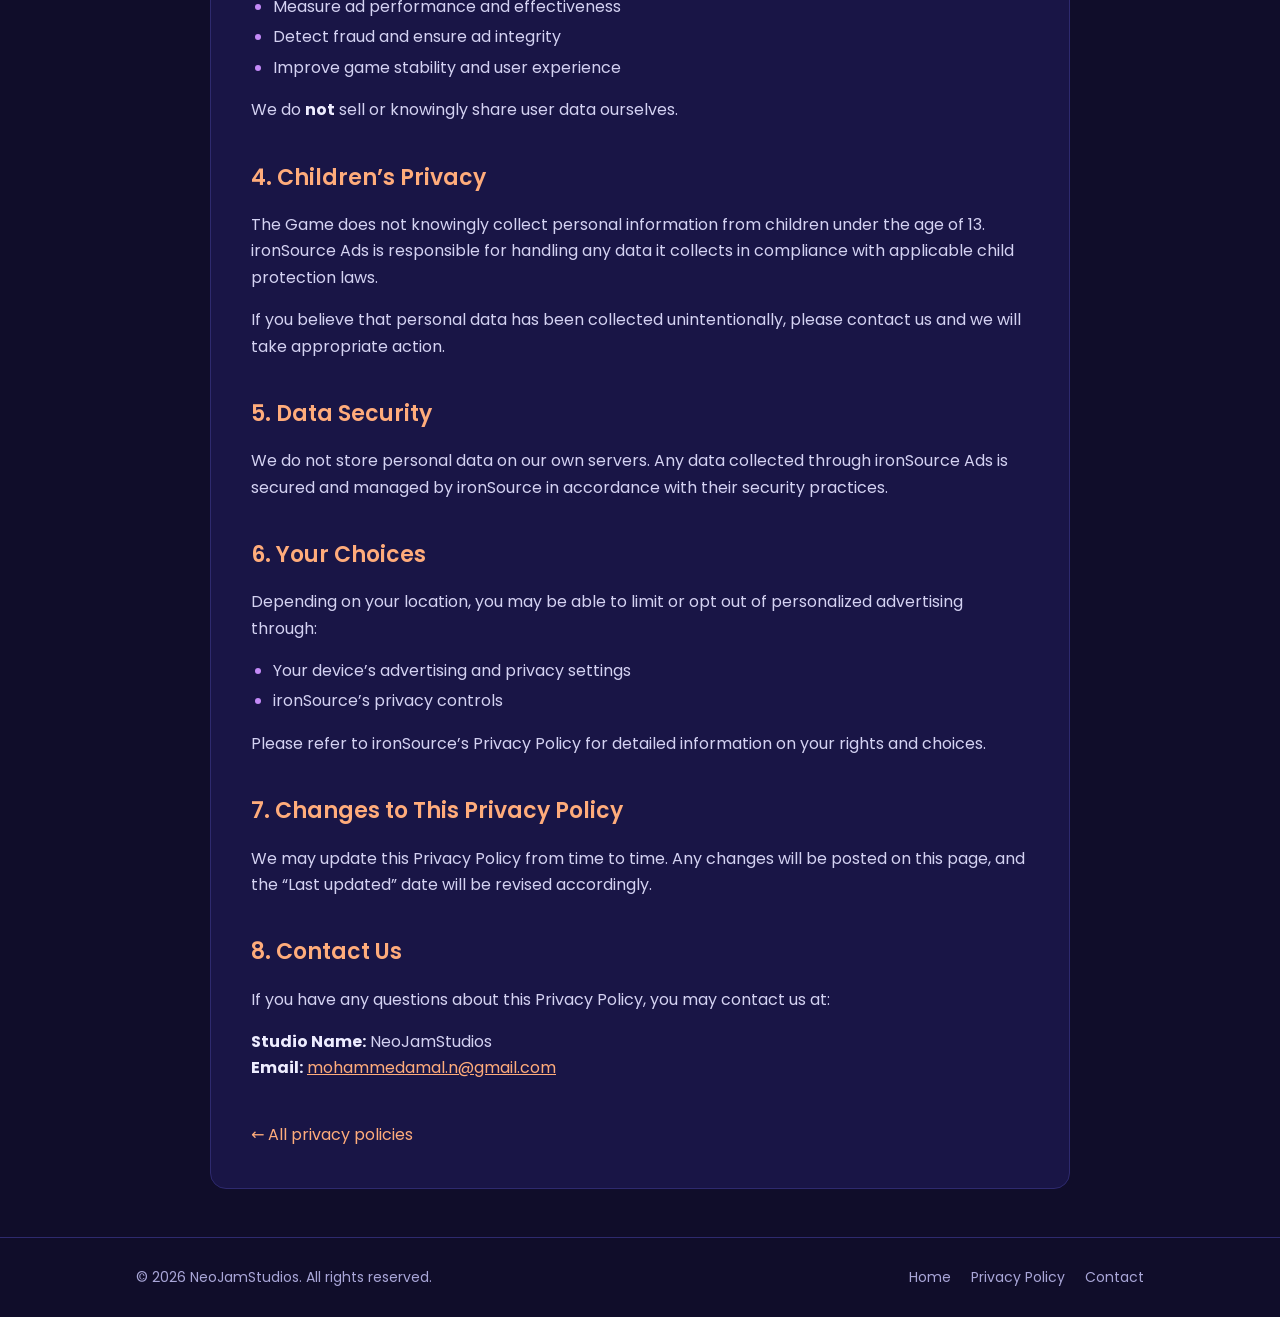
<file: spawngroundsurvival-privacy-policy.html>
<!DOCTYPE html>
<html lang="en">
<head>
    <meta charset="UTF-8">
    <meta name="viewport" content="width=device-width, initial-scale=1.0">
    <title>SpawnGroundSurvival Privacy Policy – NeoJamStudios</title>
    <meta name="description" content="Privacy Policy for SpawnGroundSurvival by NeoJamStudios.">
    <meta name="theme-color" content="#100d2a">
    <link rel="icon" type="image/png" href="favicon.png">
    <link rel="apple-touch-icon" href="logo.png">
    <link rel="preconnect" href="https://fonts.googleapis.com">
    <link rel="preconnect" href="https://fonts.gstatic.com" crossorigin>
    <link rel="stylesheet" href="https://fonts.googleapis.com/css2?family=Poppins:wght@400;500;600;700&display=swap">
    <link rel="stylesheet" href="style.css">
</head>
<body>

<nav class="nav">
    <div class="wrap">
        <a class="brand" href="index.html">
            <img class="logo" src="logo.png" alt="" width="34" height="34">
            <span class="brand-name"><b>NeoJam</b><span>Studios</span></span>
        </a>
        <div class="nav-links">
            <a href="index.html#games">Games</a>
            <a class="hide-sm" href="index.html#about">About</a>
        </div>
    </div>
</nav>

<main class="wrap">
    <article class="policy">
        <p class="crumb"><a href="privacy-policy.html">Privacy Policies</a> / SpawnGroundSurvival</p>
        <h1>SpawnGround<wbr>Survival Privacy Policy</h1>
        <p class="updated"><strong>Last updated:</strong> 23 Oct 2026</p>

        <p>
            This Privacy Policy explains how <strong>NeoJamStudios</strong> (“we,” “our,” or “us”) handles
            information when you play our 3D game <strong>SpawnGroundSurvival</strong> (the “Game”).
        </p>

        <h2>1. Data Collection</h2>

        <h3>a. Personal Data</h3>
        <p>
            We do <strong>not</strong> collect, store, or process personal data such as names, email
            addresses, phone numbers, or account information.
        </p>

        <h3>b. Game Data</h3>
        <p>
            The Game does <strong>not</strong> have user accounts, chat, or online features.
        </p>

        <p>
            The Game saves your five best scores, the name you type with them (up to 12 characters), and
            your music and sound effect settings <strong>only on your device</strong>. This data is never
            sent to us or anyone else, and it is deleted when you uninstall the Game or clear its app data.
            You do not need to use your real name.
        </p>

        <h2>2. ironSource Ads and Analytics</h2>
        <p>
            The Game uses <strong>ironSource Ads</strong> (Unity LevelPlay), a service provided by ironSource
            (a Unity company), to display banner, interstitial, and rewarded advertisements. Some ads may be
            served by <strong>Unity Ads</strong> through LevelPlay.
        </p>

        <p>
            ironSource Ads may automatically collect certain <strong>non-personal and technical information</strong>,
            which may include:
        </p>

        <ul>
            <li>Device type and model</li>
            <li>Operating system and version</li>
            <li>Advertising identifiers (such as IDFA or AAID, where permitted)</li>
            <li>IP address (processed in anonymized or aggregated form)</li>
            <li>Ad interaction data (such as impressions and clicks)</li>
            <li>Gameplay session data and performance metrics</li>
        </ul>

        <p>
            ironSource Ads may also use this information for <strong>analytics purposes</strong>, including
            measuring ad performance, detecting fraud, and improving services.
        </p>

        <p>
            This data is collected and processed by ironSource and Unity in accordance with their own
            Privacy Policy. We do not have direct access to personally identifiable information collected
            by ironSource Ads.
        </p>

        <p>
            <strong>ironSource Privacy Policy</strong> (ironSource is part of Unity):<br>
            <a href="https://unity.com/legal/privacy-policy" target="_blank" rel="noopener noreferrer">
                https://unity.com/legal/privacy-policy
            </a>
        </p>

        <h2>3. How the Information Is Used</h2>
        <p>
            Information collected through ironSource Ads and its analytics is used to:
        </p>
        <ul>
            <li>Display relevant advertisements</li>
            <li>Measure ad performance and effectiveness</li>
            <li>Detect fraud and ensure ad integrity</li>
            <li>Improve game stability and user experience</li>
        </ul>

        <p>
            We do <strong>not</strong> sell or knowingly share user data ourselves.
        </p>

        <h2>4. Children’s Privacy</h2>
        <p>
            The Game does not knowingly collect personal information from children under the age of 13.
            ironSource Ads is responsible for handling any data it collects in compliance with applicable
            child protection laws.
        </p>

        <p>
            If you believe that personal data has been collected unintentionally, please contact us and
            we will take appropriate action.
        </p>

        <h2>5. Data Security</h2>
        <p>
            We do not store personal data on our own servers. Any data collected through ironSource Ads is
            secured and managed by ironSource in accordance with their security practices.
        </p>

        <h2>6. Your Choices</h2>
        <p>
            Depending on your location, you may be able to limit or opt out of personalized advertising
            through:
        </p>
        <ul>
            <li>Your device’s advertising and privacy settings</li>
            <li>ironSource’s privacy controls</li>
        </ul>

        <p>
            Please refer to ironSource’s Privacy Policy for detailed information on your rights and choices.
        </p>

        <h2>7. Changes to This Privacy Policy</h2>
        <p>
            We may update this Privacy Policy from time to time. Any changes will be posted on this page,
            and the “Last updated” date will be revised accordingly.
        </p>

        <h2>8. Contact Us</h2>
        <p>
            If you have any questions about this Privacy Policy, you may contact us at:
        </p>

        <p>
            <strong>Studio Name:</strong> NeoJamStudios<br>
            <strong>Email:</strong> <a href="mailto:mohammedamal.n@gmail.com">mohammedamal.n@gmail.com</a>
        </p>

        <a class="back" href="privacy-policy.html">&larr; All privacy policies</a>
    </article>
</main>

<footer>
    <div class="wrap">
        <span>&copy; 2026 NeoJamStudios. All rights reserved.</span>
        <span>
            <a href="index.html">Home</a>
            <a href="privacy-policy.html">Privacy Policy</a>
            <a href="mailto:mohammedamal.n@gmail.com">Contact</a>
        </span>
    </div>
</footer>

</body>
</html>
</file>
<file: style.css>
:root {
    --bg: #100d2a;
    --surface: rgba(30, 26, 82, 0.72);
    --surface-2: rgba(44, 38, 112, 0.6);
    --border: #2e2a6e;
    --border-strong: #4a4499;
    --text: #eeedff;
    --body: #d4d2f2;
    --muted: #a9a6d8;
    --ink: #1c1649;

    /* Brand colors, from the NeoJam wordmark and the banner's pieces */
    --gold: #fdcd79;
    --peach: #ffac7b;
    --coral: #fa8a88;
    --lavender: #c48af8;
    --teal: #49cbbf;
    --purple: #9b71f7;
    --yellow: #ffcf6b;
    --red: #ff6b6b;
    --gradient: linear-gradient(90deg, var(--gold) 0%, var(--peach) 30%, var(--coral) 60%, var(--lavender) 100%);

    --radius: 16px;
    --max: 1040px;
}

* { box-sizing: border-box; }

html { scroll-behavior: smooth; }

body {
    margin: 0;
    font-family: "Poppins", system-ui, -apple-system, "Segoe UI", Roboto, Arial, sans-serif;
    background-color: var(--bg);
    color: var(--text);
    line-height: 1.65;
    -webkit-font-smoothing: antialiased;
}

/* Starfield and soft glows, fixed behind the page like the banner's sky */
body::before {
    content: "";
    position: fixed;
    inset: 0;
    z-index: -1;
    pointer-events: none;
    background:
        url("stars.svg") 0 0 / 640px 640px,
        radial-gradient(circle, rgba(255, 255, 255, 0.06) 0 1px, transparent 1.5px) 0 0 / 36px 36px,
        radial-gradient(60% 45% at 50% 35%, rgba(76, 64, 180, 0.32), transparent 70%),
        radial-gradient(40% 40% at 0% 70%, rgba(150, 60, 140, 0.18), transparent 70%),
        radial-gradient(40% 40% at 100% 85%, rgba(60, 90, 180, 0.18), transparent 70%);
}

::selection { background: rgba(196, 138, 248, 0.35); }
:focus-visible { outline: 2px solid var(--lavender); outline-offset: 3px; }

a { color: var(--peach); }
a:hover { color: var(--gold); }

.wrap {
    max-width: var(--max);
    margin: 0 auto;
    padding: 0 16px;
}

/* ---------- Nav ---------- */
.nav {
    position: sticky;
    top: 0;
    z-index: 10;
    background: rgba(16, 13, 42, 0.8);
    backdrop-filter: blur(10px);
    border-bottom: 1px solid var(--border);
}
.nav .wrap {
    display: flex;
    align-items: center;
    justify-content: space-between;
    height: 64px;
    gap: 16px;
}
.brand {
    display: flex;
    align-items: center;
    gap: 10px;
    color: var(--text);
    text-decoration: none;
    font-size: 19px;
}
.brand:hover { color: var(--text); }
.logo {
    width: 34px;
    height: 34px;
    border-radius: 9px;
    box-shadow: 0 0 0 1px var(--border), 0 4px 14px rgba(250, 138, 136, 0.25);
}
.brand-name b {
    font-weight: 700;
    background: var(--gradient);
    -webkit-background-clip: text;
    background-clip: text;
    color: transparent;
}
.brand-name span {
    margin-left: 7px;
    font-size: 12px;
    font-weight: 400;
    letter-spacing: 3px;
    text-transform: uppercase;
}
.nav-links {
    display: flex;
    gap: 22px;
    font-size: 15px;
    font-weight: 500;
}
.nav-links a {
    color: var(--muted);
    text-decoration: none;
}
.nav-links a:hover { color: var(--text); }

/* ---------- Hero ---------- */
.hero {
    padding: 0 0 48px;
    text-align: center;
}
.hero h1 {
    margin: 0;
    line-height: 0;
}
.hero img {
    display: block;
    width: 100%;
    max-width: 2400px;
    height: auto;
    margin: 0 auto;
    -webkit-mask-image: linear-gradient(to bottom, #000 90%, transparent);
    mask-image: linear-gradient(to bottom, #000 90%, transparent);
}
.hero-actions {
    position: relative;
    margin-top: -16px;
}

.btn {
    display: inline-block;
    padding: 12px 26px;
    border-radius: 999px;
    font-weight: 600;
    text-decoration: none;
    transition: transform 0.15s ease, box-shadow 0.15s ease, border-color 0.15s ease;
}
.btn-primary {
    background: var(--gradient);
    color: var(--ink);
    box-shadow: 0 8px 28px rgba(250, 138, 136, 0.3);
}
.btn-primary:hover {
    color: var(--ink);
    transform: translateY(-2px);
    box-shadow: 0 12px 36px rgba(196, 138, 248, 0.45);
}
.btn-ghost {
    border: 1px solid var(--border-strong);
    color: var(--text);
    margin-left: 8px;
}
.btn-ghost:hover { color: var(--text); border-color: var(--lavender); transform: translateY(-2px); }

/* ---------- Sections ---------- */
section { padding: 56px 0; }
.section-title {
    font-size: 30px;
    font-weight: 600;
    margin: 0 0 8px;
    letter-spacing: -0.5px;
}
.section-title::after {
    content: "";
    display: block;
    width: 56px;
    height: 3px;
    margin-top: 6px;
    border-radius: 3px;
    background: var(--gradient);
}
.section-sub {
    color: var(--muted);
    margin: 0 0 32px;
}

/* ---------- Game card ---------- */
.game {
    display: grid;
    grid-template-columns: 160px 1fr;
    gap: 32px;
    background: var(--surface);
    border: 1px solid var(--border);
    border-radius: var(--radius);
    padding: 32px;
}
.game img {
    width: 160px;
    height: 160px;
    border-radius: 28px;
    border: 1px solid var(--border);
    box-shadow: 0 12px 40px rgba(155, 113, 247, 0.28);
}
.game h3 {
    font-size: 26px;
    font-weight: 600;
    margin: 0 0 4px;
}
.tagline {
    color: var(--peach);
    font-weight: 500;
    margin: 0 0 12px;
}
.tags {
    display: flex;
    flex-wrap: wrap;
    gap: 8px;
    margin-bottom: 16px;
}
.tag {
    font-size: 13px;
    color: var(--muted);
    background: var(--surface-2);
    border: 1px solid var(--border);
    border-radius: 999px;
    padding: 2px 12px;
}
.game p { margin: 0 0 16px; color: var(--body); }

.combos {
    display: grid;
    grid-template-columns: repeat(auto-fit, minmax(190px, 1fr));
    gap: 10px;
    margin: 20px 0 24px;
}
.combo {
    display: flex;
    align-items: center;
    justify-content: center;
    gap: 8px;
    background: var(--surface-2);
    border: 1px solid var(--border);
    border-radius: 12px;
    padding: 12px;
    color: var(--muted);
    font-weight: 600;
}
.shape { width: 22px; height: 22px; display: inline-block; }
.shape.sq { background: var(--teal); border-radius: 4px; }
.shape.ci { background: var(--red); border-radius: 50%; }
.shape.tr {
    width: 0; height: 0;
    border-left: 12px solid transparent;
    border-right: 12px solid transparent;
    border-bottom: 22px solid var(--yellow);
}

/* ---------- About ---------- */
.about-grid {
    display: grid;
    grid-template-columns: repeat(3, 1fr);
    gap: 16px;
}
.pill {
    background: var(--surface);
    border: 1px solid var(--border);
    border-radius: var(--radius);
    padding: 24px;
}
.pill h4 {
    margin: 0 0 6px;
    font-size: 18px;
    font-weight: 600;
    color: var(--teal);
}
.pill:nth-child(2) h4 { color: var(--coral); }
.pill:nth-child(3) h4 { color: var(--lavender); }
.pill h4::before {
    content: "";
    display: inline-block;
    width: 14px;
    height: 14px;
    margin-right: 10px;
    vertical-align: -1px;
    background: currentColor;
    clip-path: polygon(25% 5%, 75% 5%, 100% 50%, 75% 95%, 25% 95%, 0 50%);
}
.pill p { margin: 0; color: var(--muted); }

.contact {
    text-align: center;
    background:
        radial-gradient(120% 140% at 50% 0%, rgba(155, 113, 247, 0.22), transparent 60%),
        var(--surface);
    border: 1px solid var(--border);
    border-radius: var(--radius);
    padding: 40px 24px;
}
.contact .section-title::after { margin: 6px auto 0; }
.contact p { color: var(--muted); margin: 0 0 20px; }

/* ---------- Footer ---------- */
footer {
    border-top: 1px solid var(--border);
    margin-top: 40px;
    padding: 28px 0;
    color: var(--muted);
    font-size: 14px;
}
footer .wrap {
    display: flex;
    flex-wrap: wrap;
    justify-content: space-between;
    gap: 12px;
}
footer a { color: var(--muted); text-decoration: none; margin-left: 16px; }
footer a:first-child { margin-left: 0; }
footer a:hover { color: var(--text); }

/* ---------- Policy page ---------- */
.policy {
    background: var(--surface);
    border: 1px solid var(--border);
    border-radius: var(--radius);
    padding: 40px;
    margin: 48px auto;
    max-width: 860px;
}
.policy h1 {
    font-size: clamp(30px, 5vw, 40px);
    font-weight: 600;
    line-height: 1.3;
    margin: 0 0 8px;
    padding-bottom: 16px;
    border-bottom: 1px solid var(--border);
}
.policy h2 {
    font-size: 22px;
    font-weight: 600;
    margin: 36px 0 8px;
    color: var(--peach);
}
.policy h3 { font-size: 17px; font-weight: 600; margin: 20px 0 4px; }
.policy p, .policy li { font-size: 16px; color: var(--body); }
.policy ul { padding-left: 22px; }
.policy li { margin-bottom: 4px; }
.policy li::marker { color: var(--lavender); }
.policy strong { color: var(--text); }
.updated { color: var(--muted); font-size: 14px; }
.crumb { font-size: 14px; color: var(--muted); margin: 0 0 8px; }
.crumb a { text-decoration: none; }

.policy .policy-list {
    list-style: none;
    padding: 0;
    margin: 24px 0 0;
    display: grid;
    gap: 12px;
}
.policy .policy-list li { margin: 0; }
.policy-item {
    display: flex;
    align-items: center;
    gap: 16px;
    padding: 16px;
    background: var(--surface-2);
    border: 1px solid var(--border);
    border-radius: 14px;
    color: var(--text);
    text-decoration: none;
    transition: border-color 0.15s ease, transform 0.15s ease;
}
.policy-item:hover {
    color: var(--text);
    border-color: var(--lavender);
    transform: translateY(-2px);
}
.policy-item img {
    width: 56px;
    height: 56px;
    border-radius: 12px;
    border: 1px solid var(--border);
    flex-shrink: 0;
}
.policy-item strong { display: block; font-size: 18px; font-weight: 600; overflow-wrap: anywhere; }
.policy-item small { color: var(--muted); font-size: 14px; }
.policy-item .arrow { margin-left: auto; color: var(--peach); font-size: 20px; }
.back {
    display: inline-block;
    margin-top: 24px;
    text-decoration: none;
}

/* ---------- Responsive ---------- */
@media (max-width: 720px) {
    .hero { padding: 0 0 40px; }
    .hero img {
        -webkit-mask-image: linear-gradient(to bottom, #000 84%, transparent);
        mask-image: linear-gradient(to bottom, #000 84%, transparent);
    }
    .game { grid-template-columns: 1fr; padding: 24px; text-align: center; }
    .game img { margin: 0 auto; width: 128px; height: 128px; }
    .tags { justify-content: center; }
    .about-grid { grid-template-columns: 1fr; }
    .policy { padding: 24px; margin: 24px 0; }
    .nav-links { gap: 14px; font-size: 14px; }
    .btn-ghost { margin: 12px 0 0; }
}
@media (max-width: 420px) {
    .nav-links a.hide-sm { display: none; }
}
</file>
